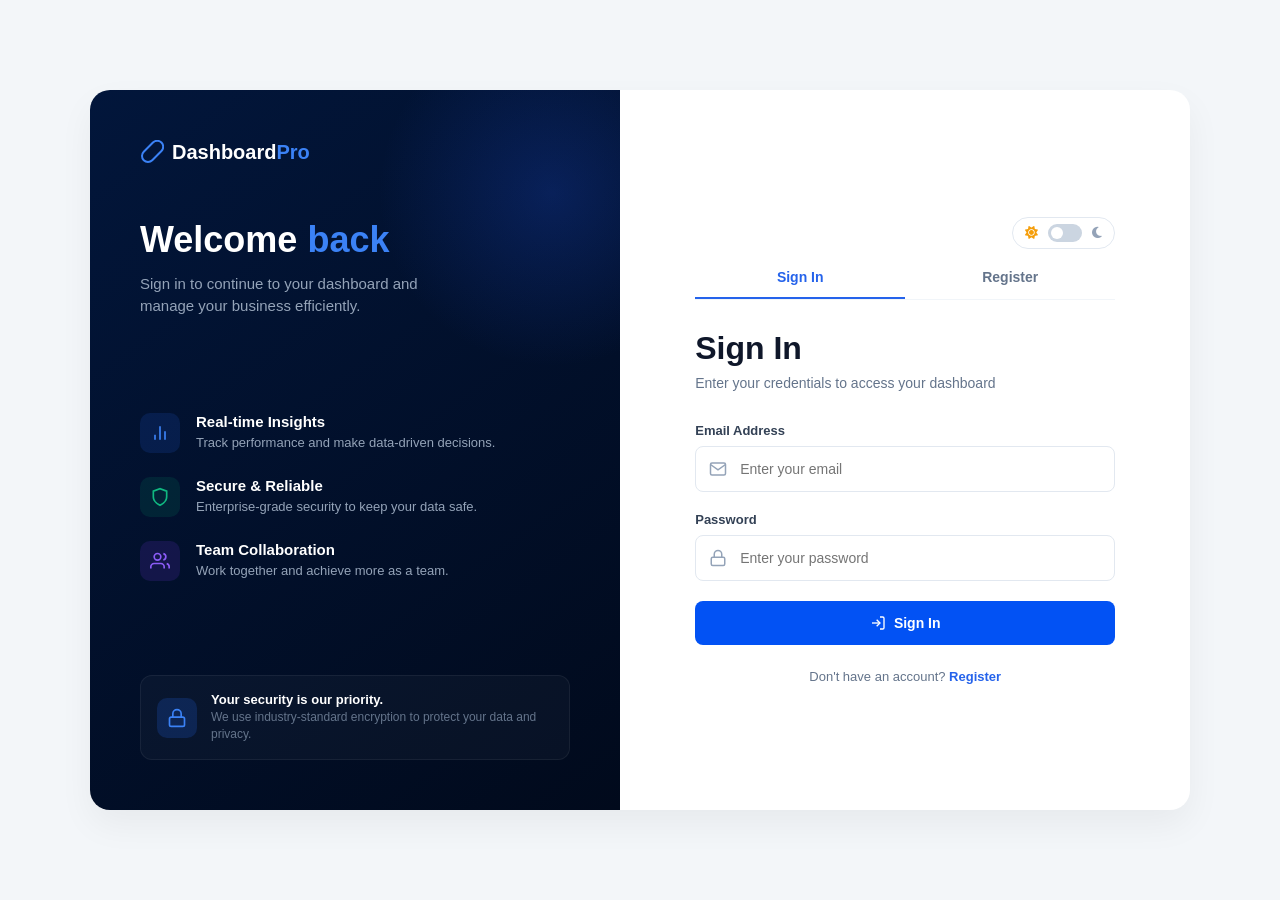
<file: index.html>
<!DOCTYPE html>
<html lang="en">
<head>
    <meta charset="UTF-8">
    <meta name="viewport" content="width=device-width, initial-scale=1.0">
    <title>Sign Up</title>
    <link rel="stylesheet" href="https://cdnjs.cloudflare.com/ajax/libs/font-awesome/6.4.0/css/all.min.css">
    <link rel="stylesheet" href="style.css">
    <style>
        .auth-theme-container {
            display: flex;
            justify-content: flex-end;
            margin-bottom: 20px;
        }
    </style>
</head>
<body>
    <div class="container">
        <div class="left-panel">
            <div class="logo-area">
                <svg width="24" height="24" viewBox="0 0 24 24" fill="none" stroke="currentColor" stroke-width="2" stroke-linecap="round" stroke-linejoin="round"><path d="m21.44 11.05-9.19 9.19a6 6 0 0 1-8.49-8.49l9.19-9.19a6 6 0 0 1 8.49 8.49Z"/></svg>
                <span>Dashboard</span>
            </div>
            
            <div class="welcome-text">
                <h1>Welcome <span>back</span></h1>
                <p>Sign in to continue to your dashboard and manage your business efficiently.</p>
            </div>

            <div class="features-list">
                <div class="feature-item">
                    <div class="icon-wrapper blue">
                        <svg width="20" height="20" viewBox="0 0 24 24" fill="none" stroke="currentColor" stroke-width="2"><line x1="18" y1="20" x2="18" y2="10"></line><line x1="12" y1="20" x2="12" y2="4"></line><line x1="6" y1="20" x2="6" y2="14"></line></svg>
                    </div>
                    <div>
                        <h3>Real-time Insights</h3>
                        <p>Track performance and make data-driven decisions.</p>
                    </div>
                </div>

                <div class="feature-item">
                    <div class="icon-wrapper green">
                        <svg width="20" height="20" viewBox="0 0 24 24" fill="none" stroke="currentColor" stroke-width="2"><path d="M12 22s8-4 8-10V5l-8-3-8 3v7c0 6 8 10 8 10z"></path></svg>
                    </div>
                    <div>
                        <h3>Secure & Reliable</h3>
                        <p>Enterprise-grade security to keep your data safe.</p>
                    </div>
                </div>

                <div class="feature-item">
                    <div class="icon-wrapper purple">
                        <svg width="20" height="20" viewBox="0 0 24 24" fill="none" stroke="currentColor" stroke-width="2"><path d="M17 21v-2a4 4 0 0 0-4-4H5a4 4 0 0 0-4 4v2"></path><circle cx="9" cy="7" r="4"></circle><path d="M23 21v-2a4 4 0 0 0-3-3.87"></path><path d="M16 3.13a4 4 0 0 1 0 7.75"></path></svg>
                    </div>
                    <div>
                        <h3>Team Collaboration</h3>
                        <p>Work together and achieve more as a team.</p>
                    </div>
                </div>
            </div>

            <div class="security-note">
                <div class="icon-wrapper shield-blue">
                    <svg width="20" height="20" viewBox="0 0 24 24" fill="none" stroke="currentColor" stroke-width="2"><rect x="3" y="11" width="18" height="11" rx="2" ry="2"></rect><path d="M7 11V7a5 5 0 0 1 10 0v4"></path></svg>
                </div>
                <div>
                    <h4>Your security is our priority.</h4>
                    <p>We use industry-standard encryption to protect your data and privacy.</p>
                </div>
            </div>
        </div>

        <div class="right-panel">
            <div class="form-wrapper">
                
                <div class="auth-theme-container">
                    <div class="header-theme-switch-box" style="display: flex; align-items: center; gap: 10px; border: 1px solid #e2e8f0; padding: 6px 12px; border-radius: 30px;">
                        <i class="fa-solid fa-sun icon-sun" style="color: #f59e0b; font-size: 13px;"></i>
                        <label class="theme-switch-label" style="position: relative; display: inline-block; width: 34px; height: 18px;">
                            <input type="checkbox" id="headerThemeToggle" style="opacity: 0; width: 0; height: 0;">
                            <span class="theme-switch-slider" style="position: absolute; cursor: pointer; top: 0; left: 0; right: 0; bottom: 0; background-color: #cbd5e1; transition: .35s; border-radius: 30px;"></span>
                        </label>
                        <i class="fa-solid fa-moon icon-moon" style="color: #94a3b8; font-size: 13px;"></i>
                    </div>
                </div>

                <div class="auth-tabs">
                    <a href="index.html" class="tab-item active">Sign In</a> 
                    <a href="register/index.html" class="tab-item">Register</a>
                </div>

                <h2>Sign In</h2>
                <p class="subtitle">Enter your credentials to access your dashboard</p>

                <form onsubmit="login(); return false;">
                    <div class="input-group">
                        <label for="email">Email Address</label>
                        <div class="input-field-wrapper">
                            <span class="field-icon">
                                <svg width="18" height="18" viewBox="0 0 24 24" fill="none" stroke="currentColor" stroke-width="2"><path d="M4 4h16c1.1 0 2 .9 2 2v12c0 1.1-.9 2-2 2H4c-1.1 0-2-.9-2-2V6c0-1.1.9-2 2-2z"></path><polyline points="22,6 12,13 2,6"></polyline></svg>
                            </span>
                            <input type="text" id="email" placeholder="Enter your email" required>
                        </div>
                    </div>

                    <div class="input-group">
                        <label for="password">Password</label>
                        <div class="input-field-wrapper">
                            <span class="field-icon">
                                <svg width="18" height="18" viewBox="0 0 24 24" fill="none" stroke="currentColor" stroke-width="2"><rect x="3" y="11" width="18" height="11" rx="2" ry="2"></rect><path d="M7 11V7a5 5 0 0 1 10 0v4"></path></svg>
                            </span>
                            <input type="password" id="password" placeholder="Enter your password" required>
                        </div>
                    </div>

                    <button type="submit" class="submit-btn">
                        <svg width="16" height="16" viewBox="0 0 24 24" fill="none" stroke="currentColor" stroke-width="2"><path d="M15 3h4a2 2 0 0 1 2 2v14a2 2 0 0 1-2 2h-4"></path><polyline points="10 17 15 12 10 7"></polyline><line x1="15" y1="12" x2="3" y2="12"></line></svg>
                        Sign In
                    </button>
                </form>

                <p class="signup-prompt">Don't have an account? <a href="register/index.html">Register</a></p>
            </div>
        </div>
    </div>

    <script src="auth.js"></script>
</body>
</html>
</file>
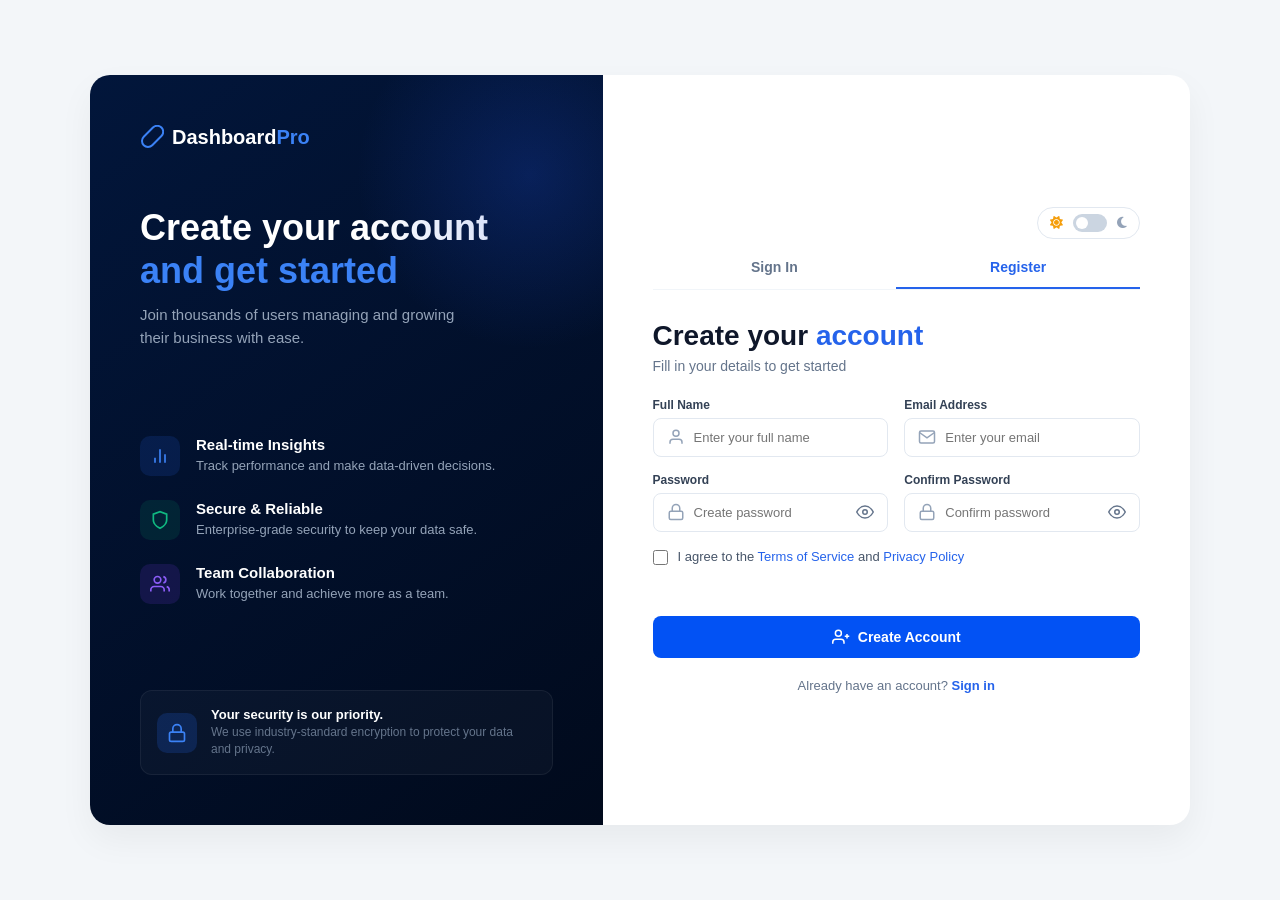
<file: register/index.html>
<!DOCTYPE html>
<html lang="en">
<head>
    <meta charset="UTF-8">
    <meta name="viewport" content="width=device-width, initial-scale=1.0">
    <title>Register</title>
    <link rel="stylesheet" href="https://cdnjs.cloudflare.com/ajax/libs/font-awesome/6.4.0/css/all.min.css">
    <link rel="stylesheet" href="style.css">
    <style>
        .auth-theme-container {
            display: flex;
            justify-content: flex-end;
            margin-bottom: 20px;
        }
    </style>
</head>
<body>

    <div class="container">
        <div class="left-panel">
            <div class="logo-area">
                <svg width="24" height="24" viewBox="0 0 24 24" fill="none" stroke="currentColor" stroke-width="2" stroke-linecap="round" stroke-linejoin="round"><path d="m21.44 11.05-9.19 9.19a6 6 0 0 1-8.49-8.49l9.19-9.19a6 6 0 0 1 8.49 8.49Z"/></svg>
                <span>Dashboard</span>
            </div>
            
            <div class="welcome-text">
                <h1>Create your account <span>and get started</span></h1>
                <p>Join thousands of users managing and growing their business with ease.</p>
            </div>

            <div class="features-list">
                <div class="feature-item">
                    <div class="icon-wrapper blue">
                        <svg width="20" height="20" viewBox="0 0 24 24" fill="none" stroke="currentColor" stroke-width="2"><line x1="18" y1="20" x2="18" y2="10"></line><line x1="12" y1="20" x2="12" y2="4"></line><line x1="6" y1="20" x2="6" y2="14"></line></svg>
                    </div>
                    <div>
                        <h3>Real-time Insights</h3>
                        <p>Track performance and make data-driven decisions.</p>
                    </div>
                </div>

                <div class="feature-item">
                    <div class="icon-wrapper green">
                        <svg width="20" height="20" viewBox="0 0 24 24" fill="none" stroke="currentColor" stroke-width="2"><path d="M12 22s8-4 8-10V5l-8-3-8 3v7c0 6 8 10 8 10z"></path></svg>
                    </div>
                    <div>
                        <h3>Secure & Reliable</h3>
                        <p>Enterprise-grade security to keep your data safe.</p>
                    </div>
                </div>

                <div class="feature-item">
                    <div class="icon-wrapper purple">
                        <svg width="20" height="20" viewBox="0 0 24 24" fill="none" stroke="currentColor" stroke-width="2"><path d="M17 21v-2a4 4 0 0 0-4-4H5a4 4 0 0 0-4 4v2"></path><circle cx="9" cy="7" r="4"></circle><path d="M23 21v-2a4 4 0 0 0-3-3.87"></path><path d="M16 3.13a4 4 0 0 1 0 7.75"></path></svg>
                    </div>
                    <div>
                        <h3>Team Collaboration</h3>
                        <p>Work together and achieve more as a team.</p>
                    </div>
                </div>
            </div>

            <div class="security-note">
                <div class="icon-wrapper shield-blue">
                    <svg width="20" height="20" viewBox="0 0 24 24" fill="none" stroke="currentColor" stroke-width="2"><rect x="3" y="11" width="18" height="11" rx="2" ry="2"></rect><path d="M7 11V7a5 5 0 0 1 10 0v4"></path></svg>
                </div>
                <div>
                    <h4>Your security is our priority.</h4>
                    <p>We use industry-standard encryption to protect your data and privacy.</p>
                </div>
            </div>
        </div>

        <div class="right-panel">
            <div class="form-wrapper">

                <div class="auth-theme-container">
                    <div class="header-theme-switch-box" style="display: flex; align-items: center; gap: 10px; border: 1px solid #e2e8f0; padding: 6px 12px; border-radius: 30px;">
                        <i class="fa-solid fa-sun icon-sun" style="color: #f59e0b; font-size: 13px;"></i>
                        <label class="theme-switch-label" style="position: relative; display: inline-block; width: 34px; height: 18px;">
                            <input type="checkbox" id="headerThemeToggle" style="opacity: 0; width: 0; height: 0;">
                            <span class="theme-switch-slider" style="position: absolute; cursor: pointer; top: 0; left: 0; right: 0; bottom: 0; background-color: #cbd5e1; transition: .35s; border-radius: 30px;"></span>
                        </label>
                        <i class="fa-solid fa-moon icon-moon" style="color: #94a3b8; font-size: 13px;"></i>
                    </div>
                </div>

                <div class="auth-tabs">
                    <a href="../index.html" class="tab-item">Sign In</a>
                    <a href="index.html" class="tab-item active">Register</a>
                </div>

                <h2>Create your <span>account</span></h2>
                <p class="subtitle">Fill in your details to get started</p>

                <form onsubmit="register(); return false;">
                    
                    <div class="form-row">
                        <div class="input-group">
                            <label for="fullname">Full Name</label>
                            <div class="input-field-wrapper">
                                <span class="field-icon">
                                    <svg width="18" height="18" viewBox="0 0 24 24" fill="none" stroke="currentColor" stroke-width="2"><path d="M20 21v-2a4 4 0 0 0-4-4H8a4 4 0 0 0-4 4v2"></path><circle cx="12" cy="7" r="4"></circle></svg>
                                </span>
                                <input type="text" id="fullname" placeholder="Enter your full name" required>
                            </div>
                        </div>

                     <div class="input-group">
                        <label for="email">Email Address</label>
                            <div class="input-field-wrapper">
                                <span class="field-icon">
                                    <svg width="18" height="18" viewBox="0 0 24 24" fill="none" stroke="currentColor" stroke-width="2"><path d="M4 4h16c1.1 0 2 .9 2 2v12c0 1.1-.9 2-2 2H4c-1.1 0-2-.9-2-2V6c0-1.1.9-2 2-2z"></path><polyline points="22,6 12,13 2,6"></polyline></svg>
                                </span>
                                <input type="email" id="email" placeholder="Enter your email" required>
                            </div>
                        </div>
                    </div>

                    <div class="form-row">
                        <div class="input-group">
                            <label for="password">Password</label>
                            <div class="input-field-wrapper">
                                <span class="field-icon">
                                    <svg width="18" height="18" viewBox="0 0 24 24" fill="none" stroke="currentColor" stroke-width="2"><rect x="3" y="11" width="18" height="11" rx="2" ry="2"></rect><path d="M7 11V7a5 5 0 0 1 10 0v4"></path></svg>
                                </span>
                                <input type="password" id="password" placeholder="Create password" required>
                                <span class="password-toggle">
                                    <svg width="18" height="18" viewBox="0 0 24 24" fill="none" stroke="currentColor" stroke-width="2"><path d="M1 12s4-8 11-8 11 8 11 8-4 8-11 8-11-8-11-8z"></path><circle cx="12" cy="12" r="3"></circle></svg>
                                </span>
                            </div>
                        </div>

                        <div class="input-group">
                            <label for="confirm-password">Confirm Password</label>
                            <div class="input-field-wrapper">
                                <span class="field-icon">
                                    <svg width="18" height="18" viewBox="0 0 24 24" fill="none" stroke="currentColor" stroke-width="2"><rect x="3" y="11" width="18" height="11" rx="2" ry="2"></rect><path d="M7 11V7a5 5 0 0 1 10 0v4"></path></svg>
                                </span>
                                <input type="password" id="confirm-password" placeholder="Confirm password" required>
                                <span class="password-toggle">
                                    <svg width="18" height="18" viewBox="0 0 24 24" fill="none" stroke="currentColor" stroke-width="2"><path d="M1 12s4-8 11-8 11 8 11 8-4 8-11 8-11-8-11-8z"></path><circle cx="12" cy="12" r="3"></circle></svg>
                                </span>
                            </div>
                        </div>
                    </div>

                    <div class="form-options">
                        <label class="remember-me">
                            <input type="checkbox" required>
                            <span>I agree to the <a href="#" class="inline-link">Terms of Service</a> and <a href="#" class="inline-link">Privacy Policy</a></span>
                        </label>
                    </div>

                    <p id="msg" style="color: #ef4444; font-size: 13px; text-align: center; min-height: 18px; margin-bottom: 0;"></p>

                    <button type="submit" class="submit-btn">
                        <svg width="18" height="18" viewBox="0 0 24 24" fill="none" stroke="currentColor" stroke-width="2"><path d="M16 21v-2a4 4 0 0 0-4-4H5a4 4 0 0 0-4 4v2"></path><circle cx="8.5" cy="7" r="4"></circle><line x1="20" y1="8" x2="20" y2="14"></line><line x1="23" y1="11" x2="17" y2="11"></line></svg>
                        Create Account
                    </button>
                </form>

                <p class="signup-prompt">Already have an account? <a href="../index.html">Sign in</a></p>
            </div>
        </div>
    </div>

    <script src="../auth.js"></script>
</body>
</html>
</file>
<file: style.css>
* {
    margin: 0; padding: 0; box-sizing: border-box;
    font-family: -apple-system, BlinkMacSystemFont, "Segoe UI", Roboto, Helvetica, Arial, sans-serif;
}

body {
    display: flex; justify-content: center; align-items: center;
    min-height: 100vh; background-color: #f3f6f9; padding: 20px;
}

.container {
    display: flex; width: 100%; max-width: 1100px; min-height: 720px;
    background: #ffffff; border-radius: 20px; overflow: hidden;
    box-shadow: 0 15px 35px rgba(0, 0, 0, 0.05);
}

.left-panel {
    flex: 1.1; background: linear-gradient(145deg, #02163b 0%, #010a1c 100%);
    color: #ffffff; padding: 50px; display: flex; flex-direction: column;
    justify-content: space-between; position: relative; overflow: hidden;
}

.left-panel::before {
    content: ''; position: absolute; top: -10%; right: -20%;
    width: 350px; height: 350px; background: radial-gradient(circle, rgba(29, 78, 216, 0.25) 0%, transparent 70%);
    border-radius: 50%; pointer-events: none;
}

.logo-area { display: flex; align-items: center; gap: 8px; font-size: 20px; font-weight: 700; color: #ffffff; }
.logo-area svg { color: #3b82f6; }
.logo-area span::after { content: 'Pro'; color: #3b82f6; }

.welcome-text h1 { font-size: 36px; font-weight: 600; margin-bottom: 12px; }
.welcome-text h1 span { color: #3b82f6; }
.welcome-text p { color: #94a3b8; font-size: 15px; line-height: 1.5; max-width: 320px; }

.features-list { display: flex; flex-direction: column; gap: 24px; margin: 40px 0; }
.feature-item { display: flex; gap: 16px; align-items: flex-start; }

.icon-wrapper { display: flex; align-items: center; justify-content: center; width: 40px; height: 40px; border-radius: 10px; flex-shrink: 0; }
.icon-wrapper.blue { background: rgba(37, 99, 235, 0.15); color: #3b82f6; }
.icon-wrapper.green { background: rgba(5, 150, 105, 0.15); color: #10b981; }
.icon-wrapper.purple { background: rgba(124, 58, 237, 0.15); color: #8b5cf6; }
.icon-wrapper.shield-blue { background: rgba(37, 99, 235, 0.2); color: #3b82f6; }

.feature-item h3 { font-size: 15px; font-weight: 600; margin-bottom: 4px; }
.feature-item p { color: #94a3b8; font-size: 13px; line-height: 1.4; }

.security-note {
    background: rgba(255, 255, 255, 0.03); border: 1px solid rgba(255, 255, 255, 0.06);
    padding: 16px; border-radius: 12px; display: flex; gap: 14px; align-items: center;
}
.security-note h4 { font-size: 13px; font-weight: 600; margin-bottom: 2px; }
.security-note p { color: #64748b; font-size: 12px; line-height: 1.4; }

.right-panel { flex: 1.2; display: flex; align-items: center; justify-content: center; padding: 50px; }
.form-wrapper { width: 100%; max-width: 420px; }
.right-panel h2 { font-size: 32px; font-weight: 700; color: #0f172a; margin-bottom: 8px; }
.subtitle { color: #64748b; font-size: 14px; margin-bottom: 32px; }

form { display: flex; flex-direction: column; gap: 20px; }
.input-group { display: flex; flex-direction: column; gap: 8px; }
.input-group label { font-size: 13px; font-weight: 600; color: #334155; }
.input-field-wrapper { position: relative; display: flex; align-items: center; }
.field-icon { position: absolute; left: 14px; color: #94a3b8; display: flex; align-items: center; }
.password-toggle { cursor: pointer; display: flex; align-items: center; padding: 0 10px; user-select: none; }
.input-field-wrapper input {
    width: 100%; padding: 14px 16px 14px 44px; border: 1px solid #e2e8f0;
    border-radius: 8px; font-size: 14px; color: #0f172a; outline: none; transition: all 0.2s;
}
.input-field-wrapper input:focus { border-color: #2563eb; box-shadow: 0 0 0 3px rgba(37, 99, 235, 0.05); }

.form-options { display: flex; justify-content: flex-start; align-items: center; font-size: 13px; }
.remember-me { display: flex; align-items: center; gap: 8px; cursor: pointer; color: #475569; }
.remember-me input { width: 16px; height: 16px; border-radius: 4px; border: 1px solid #cbd5e1; cursor: pointer; }

.submit-btn {
    display: flex; align-items: center; justify-content: center; gap: 8px;
    background: #0252f4; color: #ffffff; border: none; padding: 14px;
    border-radius: 8px; font-size: 14px; font-weight: 600; cursor: pointer; transition: background 0.2s;
}
.submit-btn:hover { background: #0143cc; }

.signup-prompt { text-align: center; font-size: 13px; color: #64748b; margin-top: 24px; }
.signup-prompt a { color: #2563eb; text-decoration: none; font-weight: 600; }
.signup-prompt a:hover { text-decoration: underline; }

@media (max-width: 900px) {
    .left-panel { display: none; }
    .container { max-width: 480px; min-height: auto; }
}

.auth-tabs { display: flex; border-bottom: 1px solid #f1f5f9; margin-bottom: 30px; }
.tab-item {
    flex: 1; text-align: center; padding-bottom: 12px; text-decoration: none;
    color: #64748b; font-size: 14px; font-weight: 600; transition: all 0.2s;
}
.tab-item.active { color: #2563eb; border-bottom: 2px solid #2563eb; }

body.dark-theme { background-color: #0f172a; color: #f8fafc; }
body.dark-theme .container { background: #1e293b; box-shadow: 0 15px 35px rgba(0, 0, 0, 0.3); }
body.dark-theme .right-panel h2, body.dark-theme .input-group label { color: #f8fafc; }
body.dark-theme .input-field-wrapper input { background: #0f172a; border-color: #334155; color: #f8fafc; }
body.dark-theme .subtitle, body.dark-theme .signup-prompt { color: #94a3b8; }
body.dark-theme .auth-tabs { border-bottom: 1px solid #334155; }
body.dark-theme .tab-item { color: #94a3b8; }
body.dark-theme .tab-item.active { color: #3b82f6; border-bottom: 2px solid #3b82f6; }

.theme-switch-slider:before {
    position: absolute; content: ""; height: 12px; width: 12px; left: 3px; bottom: 3px;
    background-color: white; transition: 0.3s; border-radius: 50%;
}
input:checked + .theme-switch-slider { background-color: #6366f1; }
input:checked + .theme-switch-slider:before { transform: translateX(16px); }

@keyframes shake {
    0%, 100% { transform: translateX(0); } 25% { transform: translateX(-5px); } 75% { transform: translateX(5px); }
}
.input-group.error input { border-color: #ef4444; animation: shake 0.3s ease-in-out; }
</file>
<file: register/style.css>
* { margin: 0; padding: 0; box-sizing: border-box; font-family: -apple-system, BlinkMacSystemFont, "Segoe UI", Roboto, Helvetica, Arial, sans-serif; }
body { display: flex; justify-content: center; align-items: center; min-height: 100vh; background-color: #f3f6f9; padding: 20px; }
.container { display: flex; width: 100%; max-width: 1100px; min-height: 750px; background: #ffffff; border-radius: 20px; overflow: hidden; box-shadow: 0 15px 35px rgba(0, 0, 0, 0.05); }

/* Left Panel */
.left-panel { flex: 1.1; background: linear-gradient(145deg, #02163b 0%, #010a1c 100%); color: #ffffff; padding: 50px; display: flex; flex-direction: column; justify-content: space-between; position: relative; overflow: hidden; }
.left-panel::before { content: ''; position: absolute; top: -10%; right: -20%; width: 350px; height: 350px; background: radial-gradient(circle, rgba(29, 78, 216, 0.25) 0%, transparent 70%); border-radius: 50%; pointer-events: none; }
.logo-area { display: flex; align-items: center; gap: 8px; font-size: 20px; font-weight: 700; }
.logo-area svg { color: #3b82f6; }
.logo-area span::after { content: 'Pro'; color: #3b82f6; }
.welcome-text h1 { font-size: 36px; font-weight: 600; margin-bottom: 12px; line-height: 1.2; }
.welcome-text h1 span { color: #3b82f6; }
.welcome-text p { color: #94a3b8; font-size: 15px; line-height: 1.5; max-width: 320px; }
.features-list { display: flex; flex-direction: column; gap: 24px; margin: 30px 0; }
.feature-item { display: flex; gap: 16px; align-items: flex-start; }
.icon-wrapper { display: flex; align-items: center; justify-content: center; width: 40px; height: 40px; border-radius: 10px; flex-shrink: 0; }
.icon-wrapper.blue { background: rgba(37, 99, 235, 0.15); color: #3b82f6; }
.icon-wrapper.green { background: rgba(5, 150, 105, 0.15); color: #10b981; }
.icon-wrapper.purple { background: rgba(124, 58, 237, 0.15); color: #8b5cf6; }
.icon-wrapper.shield-blue { background: rgba(37, 99, 235, 0.2); color: #3b82f6; }
.feature-item h3 { font-size: 15px; font-weight: 600; margin-bottom: 4px; }
.feature-item p { color: #94a3b8; font-size: 13px; line-height: 1.4; }
.security-note { background: rgba(255, 255, 255, 0.03); border: 1px solid rgba(255, 255, 255, 0.06); padding: 16px; border-radius: 12px; display: flex; gap: 14px; align-items: center; }
.security-note h4 { font-size: 13px; font-weight: 600; margin-bottom: 2px; }
.security-note p { color: #64748b; font-size: 12px; line-height: 1.4; }

/* Right Panel */
.right-panel { flex: 1.3; display: flex; align-items: center; justify-content: center; padding: 40px 50px; }
.form-wrapper { width: 100%; max-width: 520px; }
.auth-tabs { display: flex; border-bottom: 1px solid #f1f5f9; margin-bottom: 30px; }
.tab-item { flex: 1; text-align: center; padding-bottom: 12px; text-decoration: none; color: #64748b; font-size: 14px; font-weight: 600; transition: all 0.2s; }
.tab-item.active { color: #2563eb; border-bottom: 2px solid #2563eb; }
.right-panel h2 { font-size: 28px; font-weight: 700; color: #0f172a; margin-bottom: 6px; }
.right-panel h2 span { color: #2563eb; }
.subtitle { color: #64748b; font-size: 14px; margin-bottom: 24px; }
form { display: flex; flex-direction: column; gap: 16px; }
.form-row { display: flex; gap: 16px; }
.form-row .input-group { flex: 1; }
.input-group { display: flex; flex-direction: column; gap: 6px; }
.input-group label { font-size: 12px; font-weight: 600; color: #334155; }
.input-field-wrapper { position: relative; display: flex; align-items: center; }
.field-icon { position: absolute; left: 14px; color: #94a3b8; display: flex; align-items: center; }
.password-toggle { position: absolute; right: 14px; color: #64748b; cursor: pointer; display: flex; align-items: center; }
.input-field-wrapper input { width: 100%; padding: 11px 16px 11px 40px; border: 1px solid #e2e8f0; border-radius: 8px; font-size: 13px; color: #0f172a; outline: none; transition: all 0.2s; }
.input-field-wrapper input:focus { border-color: #2563eb; box-shadow: 0 0 0 3px rgba(37, 99, 235, 0.05); }
.form-options { display: flex; align-items: center; font-size: 13px; }
.remember-me { display: flex; align-items: flex-start; gap: 10px; cursor: pointer; color: #475569; line-height: 1.4; }
.remember-me input { margin-top: 2px; width: 15px; height: 15px; accent-color: #0252f4; }
.inline-link { color: #2563eb; text-decoration: none; }
.inline-link:hover { text-decoration: underline; }
.submit-btn { display: flex; align-items: center; justify-content: center; gap: 8px; background: #0252f4; color: #ffffff; border: none; padding: 12px; border-radius: 8px; font-size: 14px; font-weight: 600; cursor: pointer; transition: background 0.2s; }
.submit-btn:hover { background: #0143cc; }
.signup-prompt { text-align: center; font-size: 13px; color: #64748b; margin-top: 20px; }
.signup-prompt a { color: #2563eb; text-decoration: none; font-weight: 600; }
.signup-prompt a:hover { text-decoration: underline; }

/* Dark Theme */
body.dark-theme { background-color: #0f172a; color: #f8fafc; }
body.dark-theme .container { background: #1e293b; box-shadow: 0 15px 35px rgba(0, 0, 0, 0.3); }
body.dark-theme .right-panel h2, body.dark-theme .input-group label { color: #f8fafc; }
body.dark-theme .input-field-wrapper input { background: #0f172a; border-color: #334155; color: #f8fafc; }
body.dark-theme .subtitle, body.dark-theme .signup-prompt { color: #94a3b8; }
body.dark-theme .auth-tabs { border-bottom: 1px solid #334155; }
body.dark-theme .tab-item { color: #94a3b8; }
body.dark-theme .tab-item.active { color: #3b82f6; border-bottom: 2px solid #3b82f6; }
.theme-switch-slider:before { position: absolute; content: ""; height: 12px; width: 12px; left: 3px; bottom: 3px; background-color: white; transition: 0.3s; border-radius: 50%; }
input:checked + .theme-switch-slider { background-color: #6366f1; }
input:checked + .theme-switch-slider:before { transform: translateX(16px); }

@media (max-width: 900px) { .left-panel { display: none; } .container { max-width: 540px; min-height: auto; } .form-row { flex-direction: column; gap: 16px; } }
</file>
